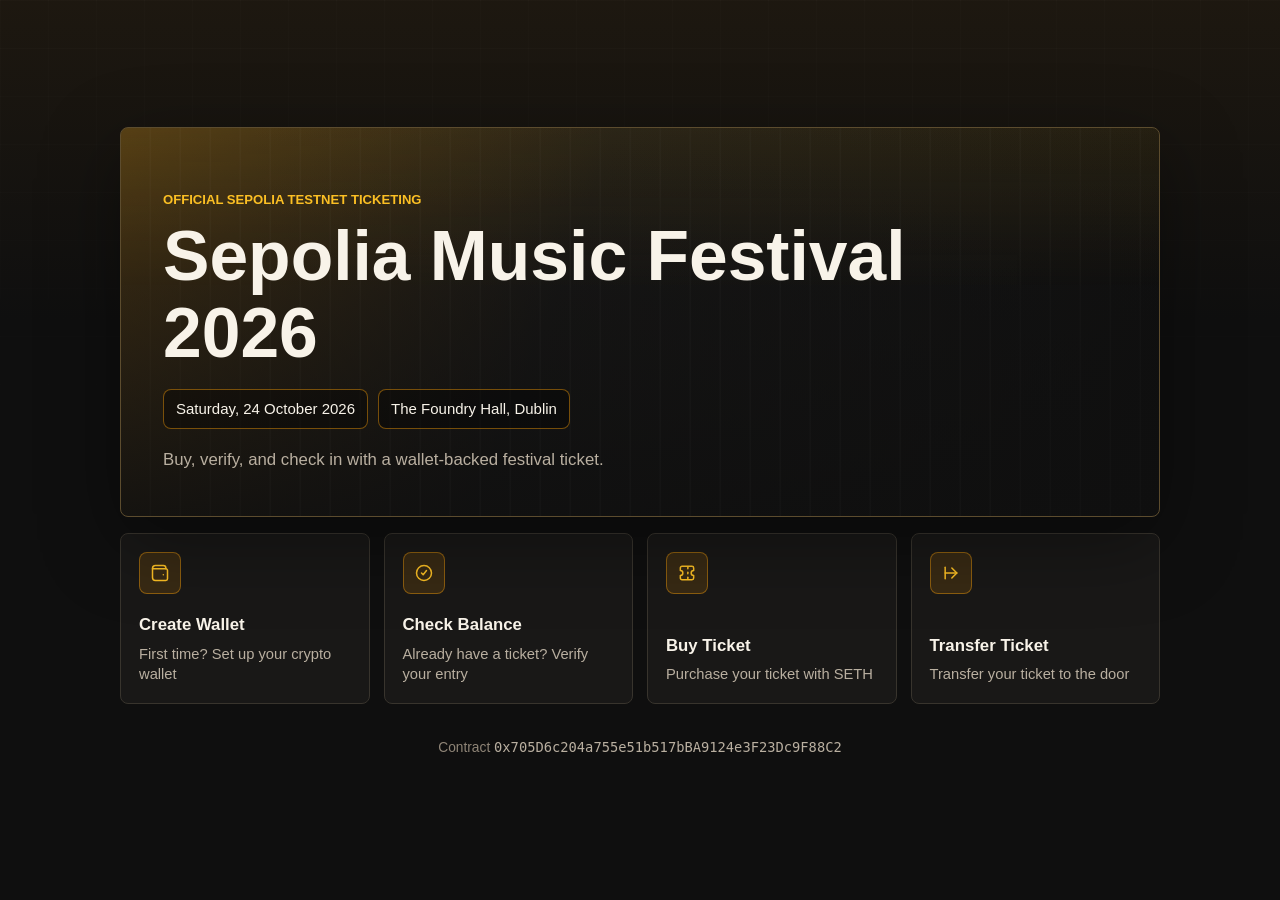
<file: index.html>
<!DOCTYPE html>
<html lang="en">
<head>
  <meta charset="UTF-8" />
  <meta name="viewport" content="width=device-width, initial-scale=1.0" />
  <title>Sepolia Music Festival 2026</title>
  <link rel="stylesheet" href="css/styles.css" />
</head>
<body>
  <div class="page page--home">
    <main class="home-shell" aria-labelledby="event-title">
      <section class="hero">
        <div class="hero__content">
          <p class="eyebrow">Official Sepolia testnet ticketing</p>
          <h1 id="event-title">Sepolia Music Festival 2026</h1>
          <div class="event-meta" aria-label="Event details">
            <span>Saturday, 24 October 2026</span>
            <span>The Foundry Hall, Dublin</span>
          </div>
          <p class="hero__copy">Buy, verify, and check in with a wallet-backed festival ticket.</p>
        </div>
      </section>

      <nav class="nav" aria-label="Ticket actions">
        <a class="nav-card" href="pages/create-wallet.html">
          <span class="nav-card__icon" aria-hidden="true">
            <svg viewBox="0 0 24 24" focusable="false">
              <path d="M19 7V6a3 3 0 0 0-3-3H6.5A3.5 3.5 0 0 0 3 6.5v11A3.5 3.5 0 0 0 6.5 21H19a2 2 0 0 0 2-2V9a2 2 0 0 0-2-2Z" />
              <path d="M3 7h16" />
              <path d="M16 14h.01" />
            </svg>
          </span>
          <span>
            <strong>Create Wallet</strong>
            <small>First time? Set up your crypto wallet</small>
          </span>
        </a>
        <a class="nav-card" href="pages/balance.html">
          <span class="nav-card__icon" aria-hidden="true">
            <svg viewBox="0 0 24 24" focusable="false">
              <path d="M9 12l2 2 4-5" />
              <path d="M21 12a9 9 0 1 1-18 0 9 9 0 0 1 18 0Z" />
            </svg>
          </span>
          <span>
            <strong>Check Balance</strong>
            <small>Already have a ticket? Verify your entry</small>
          </span>
        </a>
        <a class="nav-card" href="pages/buy.html">
          <span class="nav-card__icon" aria-hidden="true">
            <svg viewBox="0 0 24 24" focusable="false">
              <path d="M4 9V6a2 2 0 0 1 2-2h12a2 2 0 0 1 2 2v3a3 3 0 0 0 0 6v3a2 2 0 0 1-2 2H6a2 2 0 0 1-2-2v-3a3 3 0 0 0 0-6Z" />
              <path d="M13 5v2" />
              <path d="M13 11v2" />
              <path d="M13 17v2" />
            </svg>
          </span>
          <span>
            <strong>Buy Ticket</strong>
            <small>Purchase your ticket with SETH</small>
          </span>
        </a>
        <a class="nav-card" href="pages/transfer.html">
          <span class="nav-card__icon" aria-hidden="true">
            <svg viewBox="0 0 24 24" focusable="false">
              <path d="M5 12h14" />
              <path d="M13 6l6 6-6 6" />
              <path d="M5 5v14" />
            </svg>
          </span>
          <span>
            <strong>Transfer Ticket</strong>
            <small>Transfer your ticket to the door</small>
          </span>
        </a>
      </nav>

      <footer class="site-footer">
        Contract <span>0x705D6c204a755e51b517bBA9124e3F23Dc9F88C2</span>
      </footer>
    </main>
  </div>
</body>
</html>
</file>
<file: css/styles.css>
*, *::before, *::after {
  box-sizing: border-box;
  margin: 0;
  padding: 0;
}

:root {
  --font: -apple-system, BlinkMacSystemFont, "Segoe UI", Roboto, Helvetica, Arial, sans-serif;

  --bg: #0f0f0f;
  --bg-soft: #141313;
  --surface: #191817;
  --surface-2: #22201d;
  --surface-3: #2a261f;
  --border: #38342d;
  --border-strong: #5c4c2e;

  --text: #f8f3e9;
  --text-muted: #b9afa0;
  --text-soft: #8f8577;

  --accent: #f59e0b;
  --accent-strong: #fbbf24;
  --accent-soft: rgba(245, 158, 11, 0.14);
  --accent-border: rgba(245, 158, 11, 0.45);

  --success-bg: #082316;
  --success-border: #22c55e;
  --success-text: #b7f7ce;
  --success-strong: #22c55e;

  --error-bg: #2c0d0d;
  --error-border: #ef4444;
  --error-text: #ffd2d2;
  --error-strong: #ef4444;

  --warning-bg: #34230e;
  --warning-border: #b7791f;
  --warning-text: #ffe7b6;

  --radius: 8px;
  --shadow: 0 24px 80px rgba(0, 0, 0, 0.38);
  --transition: 160ms ease;
}

html {
  min-height: 100%;
  background: var(--bg);
}

body {
  min-height: 100vh;
  font-family: var(--font);
  font-size: 15px;
  line-height: 1.6;
  color: var(--text);
  background:
    linear-gradient(180deg, rgba(46, 34, 17, 0.46) 0%, rgba(15, 15, 15, 0) 320px),
    var(--bg);
}

body::before {
  content: "";
  position: fixed;
  inset: 0;
  pointer-events: none;
  background-image:
    linear-gradient(rgba(255, 255, 255, 0.025) 1px, transparent 1px),
    linear-gradient(90deg, rgba(255, 255, 255, 0.018) 1px, transparent 1px);
  background-size: 48px 48px;
  mask-image: linear-gradient(to bottom, rgba(0, 0, 0, 0.7), transparent 58%);
}

svg {
  width: 1.25rem;
  height: 1.25rem;
  fill: none;
  stroke: currentColor;
  stroke-width: 1.8;
  stroke-linecap: round;
  stroke-linejoin: round;
}

[hidden] {
  display: none !important;
}

.page {
  width: 100%;
  min-height: 100vh;
  display: flex;
  flex-direction: column;
  align-items: center;
  padding: 48px 18px;
  position: relative;
}

.page--home {
  justify-content: center;
}

.page--inner {
  justify-content: flex-start;
}

.page--wide .card,
.home-shell {
  max-width: 1040px;
}

.home-shell {
  width: 100%;
}

.card {
  width: 100%;
  max-width: 640px;
  padding: 28px;
  background: color-mix(in srgb, var(--surface) 92%, black);
  border: 1px solid var(--border);
  border-radius: var(--radius);
  box-shadow: var(--shadow);
}

.page-header {
  margin-bottom: 24px;
}

h1,
h2,
h3 {
  color: var(--text);
  font-weight: 700;
  line-height: 1.1;
  letter-spacing: 0;
}

h1 {
  font-size: 2.35rem;
  margin-bottom: 14px;
}

h2 {
  font-size: 1.35rem;
  margin-bottom: 10px;
}

h3 {
  font-size: 1.05rem;
}

p {
  color: var(--text-muted);
  margin-bottom: 16px;
}

.lede {
  max-width: 700px;
  color: var(--text-muted);
  font-size: 1rem;
  margin-bottom: 0;
}

.eyebrow {
  color: var(--accent-strong);
  font-size: 0.82rem;
  font-weight: 700;
  margin-bottom: 8px;
  text-transform: uppercase;
  letter-spacing: 0;
}

.back-link {
  display: inline-flex;
  align-items: center;
  gap: 8px;
  color: var(--text-muted);
  text-decoration: none;
  font-size: 0.92rem;
  margin-bottom: 22px;
  transition: color var(--transition);
}

.back-link::before {
  content: "<";
  color: var(--accent);
  font-weight: 700;
}

.back-link:hover {
  color: var(--text);
}

/* Home */
.hero {
  min-height: 390px;
  display: flex;
  align-items: flex-end;
  padding: 42px;
  border: 1px solid var(--border-strong);
  border-radius: var(--radius);
  background:
    linear-gradient(180deg, rgba(15, 15, 15, 0.1), rgba(15, 15, 15, 0.88)),
    linear-gradient(110deg, rgba(245, 158, 11, 0.24), rgba(25, 24, 23, 0.62) 42%, rgba(15, 15, 15, 0.96)),
    var(--surface);
  box-shadow: var(--shadow);
  overflow: hidden;
  position: relative;
}

.hero::before {
  content: "";
  position: absolute;
  inset: 0;
  background:
    repeating-linear-gradient(90deg, transparent 0 28px, rgba(255, 255, 255, 0.035) 29px 30px),
    linear-gradient(180deg, rgba(251, 191, 36, 0.16), transparent 42%);
  opacity: 0.55;
}

.hero__content {
  position: relative;
  max-width: 760px;
}

.hero h1 {
  max-width: 850px;
  font-size: 4.35rem;
  margin-bottom: 18px;
}

.hero__copy {
  max-width: 520px;
  font-size: 1.05rem;
  margin-bottom: 0;
}

.event-meta {
  display: flex;
  flex-wrap: wrap;
  gap: 10px;
  margin-bottom: 18px;
}

.event-meta span {
  display: inline-flex;
  align-items: center;
  min-height: 36px;
  padding: 7px 12px;
  color: var(--text);
  background: rgba(0, 0, 0, 0.32);
  border: 1px solid var(--accent-border);
  border-radius: var(--radius);
}

.nav {
  display: grid;
  grid-template-columns: repeat(4, minmax(0, 1fr));
  gap: 14px;
  margin-top: 16px;
}

.nav-card {
  min-height: 154px;
  display: flex;
  flex-direction: column;
  justify-content: space-between;
  gap: 18px;
  padding: 18px;
  color: var(--text);
  text-decoration: none;
  background: var(--surface);
  border: 1px solid var(--border);
  border-radius: var(--radius);
  transition: transform var(--transition), border-color var(--transition), background var(--transition);
}

.nav-card:hover {
  transform: translateY(-3px);
  border-color: var(--accent);
  background: var(--surface-2);
}

.nav-card__icon {
  width: 42px;
  height: 42px;
  display: inline-flex;
  align-items: center;
  justify-content: center;
  color: var(--accent-strong);
  background: var(--accent-soft);
  border: 1px solid var(--accent-border);
  border-radius: var(--radius);
}

.nav-card strong {
  display: block;
  font-size: 1.05rem;
  margin-bottom: 5px;
}

.nav-card small {
  display: block;
  color: var(--text-muted);
  font-size: 0.92rem;
  line-height: 1.4;
}

.site-footer {
  margin-top: 18px;
  padding: 14px 0;
  color: var(--text-soft);
  font-size: 0.86rem;
  text-align: center;
  overflow-wrap: anywhere;
}

.site-footer span {
  color: var(--text-muted);
  font-family: ui-monospace, SFMono-Regular, Menlo, Consolas, monospace;
}

/* Forms */
.form-group {
  display: flex;
  flex-direction: column;
  gap: 8px;
  margin-bottom: 16px;
}

label {
  color: var(--text);
  font-size: 0.9rem;
  font-weight: 650;
}

input,
textarea,
select {
  width: 100%;
  min-height: 46px;
  padding: 10px 12px;
  color: var(--text);
  background: #11100f;
  border: 1px solid var(--border);
  border-radius: var(--radius);
  font-family: var(--font);
  font-size: 0.96rem;
  transition: border-color var(--transition), box-shadow var(--transition), background var(--transition);
}

input::placeholder {
  color: var(--text-soft);
}

input:focus,
textarea:focus,
select:focus {
  outline: none;
  border-color: var(--accent);
  box-shadow: 0 0 0 3px rgba(245, 158, 11, 0.18);
}

input[readonly] {
  color: var(--text-muted);
  background: #12110f;
}

input[type="file"] {
  min-height: 54px;
  padding: 12px;
  color: var(--text-muted);
  background: var(--surface-2);
  border-style: dashed;
  cursor: pointer;
}

input[type="file"]::file-selector-button {
  margin-right: 12px;
  padding: 8px 12px;
  color: #120d05;
  background: var(--accent);
  border: 0;
  border-radius: var(--radius);
  font: inherit;
  font-weight: 700;
  cursor: pointer;
}

button,
.btn {
  width: 100%;
  min-height: 46px;
  padding: 11px 18px;
  border: 1px solid rgba(251, 191, 36, 0.28);
  border-radius: var(--radius);
  color: #160f05;
  background: var(--accent);
  font-family: var(--font);
  font-size: 0.98rem;
  font-weight: 800;
  cursor: pointer;
  transition: transform var(--transition), background var(--transition), border-color var(--transition), opacity var(--transition);
}

button:hover,
.btn:hover {
  background: var(--accent-strong);
  border-color: var(--accent-strong);
  transform: translateY(-1px);
}

button:disabled,
.btn:disabled {
  cursor: not-allowed;
  opacity: 0.48;
  transform: none;
}

.input-row {
  display: flex;
  gap: 10px;
}

.input-row input {
  flex: 1;
}

.input-row button {
  width: auto;
  min-width: 92px;
}

/* Wallet onboarding */
.flow-card {
  max-width: 760px;
}

.wallet-output {
  display: grid;
  gap: 16px;
  margin-top: 16px;
}

.step-card {
  display: grid;
  grid-template-columns: 92px minmax(0, 1fr);
  gap: 18px;
  padding: 18px;
  background: var(--surface-2);
  border: 1px solid var(--border);
  border-radius: var(--radius);
}

.step-card--active {
  border-color: var(--accent-border);
}

.step-card__marker {
  width: 72px;
  height: 72px;
  display: flex;
  align-items: center;
  justify-content: center;
  color: var(--accent-strong);
  background: var(--accent-soft);
  border: 1px solid var(--accent-border);
  border-radius: var(--radius);
  font-weight: 800;
}

.step-card__body p {
  margin-bottom: 18px;
}

.warning-box {
  display: flex;
  gap: 12px;
  align-items: flex-start;
  margin: 4px 0 18px;
  padding: 14px;
  color: var(--warning-text);
  background: var(--warning-bg);
  border: 1px solid var(--warning-border);
  border-radius: var(--radius);
}

.warning-box strong {
  color: #fff3d0;
}

.warning-box__icon {
  flex: 0 0 auto;
  width: 34px;
  height: 34px;
  display: inline-flex;
  align-items: center;
  justify-content: center;
  color: var(--accent-strong);
  background: rgba(245, 158, 11, 0.16);
  border: 1px solid var(--accent-border);
  border-radius: var(--radius);
}

/* Balance roles */
.balance-card {
  max-width: 980px;
}

.role-tabs {
  display: grid;
  grid-template-columns: repeat(3, 1fr);
  gap: 8px;
  margin-bottom: 24px;
  padding: 6px;
  background: #11100f;
  border: 1px solid var(--border);
  border-radius: var(--radius);
}

.role-tabs label {
  min-height: 48px;
  display: flex;
  align-items: center;
  justify-content: center;
  padding: 10px 12px;
  color: var(--text-muted);
  background: transparent;
  border: 1px solid transparent;
  border-radius: var(--radius);
  cursor: pointer;
  text-align: center;
  user-select: none;
  transition: background var(--transition), color var(--transition), border-color var(--transition);
}

.role-tabs label:hover {
  color: var(--text);
}

.role-tabs input[type="radio"] {
  position: absolute;
  width: 0;
  height: 0;
  opacity: 0;
}

.role-tabs label.active {
  color: #160f05;
  background: var(--accent);
  border-color: var(--accent-strong);
}

.role-panel {
  padding: 22px;
  background: var(--surface-2);
  border: 1px solid var(--border);
  border-radius: var(--radius);
}

.panel-copy {
  margin-bottom: 18px;
}

.panel-copy p:last-child {
  margin-bottom: 0;
}

.ticket-check {
  display: grid;
  grid-template-columns: minmax(0, 1.05fr) minmax(280px, 0.95fr);
  gap: 16px;
  align-items: stretch;
}

.ticket-stub {
  min-height: 230px;
  display: grid;
  grid-template-columns: minmax(0, 1fr) 92px;
  overflow: hidden;
  color: var(--text);
  background:
    linear-gradient(180deg, rgba(255, 255, 255, 0.04), rgba(255, 255, 255, 0)),
    var(--surface);
  border: 1px solid var(--border-strong);
  border-radius: var(--radius);
  position: relative;
}

.ticket-stub__main {
  padding: 20px;
}

.ticket-stub__kicker {
  color: var(--accent-strong);
  font-weight: 800;
  margin-bottom: 7px;
  text-transform: uppercase;
  letter-spacing: 0;
}

.ticket-stub__details {
  display: flex;
  flex-wrap: wrap;
  gap: 8px;
  margin: 12px 0 18px;
}

.ticket-stub__details span {
  display: inline-flex;
  min-height: 30px;
  align-items: center;
  padding: 5px 9px;
  color: var(--text-muted);
  background: #11100f;
  border: 1px solid var(--border);
  border-radius: var(--radius);
  font-size: 0.9rem;
}

.ticket-stub__side {
  display: flex;
  align-items: center;
  justify-content: center;
  padding: 14px;
  color: #160f05;
  background: var(--accent);
  border-left: 1px dashed rgba(0, 0, 0, 0.4);
  font-weight: 900;
  text-align: center;
}

.ticket-stub__side span {
  writing-mode: vertical-rl;
  transform: rotate(180deg);
}

.ticket-result {
  min-height: 230px;
  padding: 20px;
  background: #11100f;
  border: 1px solid var(--accent-border);
  border-radius: var(--radius);
  position: relative;
  overflow: hidden;
}

.ticket-result::before {
  content: "Sepolia Music Festival 2026";
  display: block;
  color: var(--accent-strong);
  font-weight: 800;
  margin-bottom: 12px;
  text-transform: uppercase;
  letter-spacing: 0;
}

.ticket-result::after {
  content: "24 Oct 2026  /  The Foundry Hall";
  display: block;
  margin-top: 16px;
  color: var(--text-soft);
  font-size: 0.88rem;
}

.ticket-result p {
  color: var(--text) !important;
  margin: 0 0 8px !important;
}

.ticket-result p + p {
  font-size: 0;
}

.ticket-result p + p strong {
  display: block;
  margin-top: 10px;
  color: var(--accent-strong);
  font-size: 2.25rem;
  line-height: 1;
  text-transform: uppercase;
}

.door-check-card {
  display: grid;
  gap: 14px;
}

.badge {
  min-height: 220px;
  display: flex;
  flex-direction: column;
  align-items: center;
  justify-content: center;
  margin-top: 18px;
  padding: 26px 18px;
  border: 4px solid;
  border-radius: var(--radius);
  font-size: 4rem;
  font-weight: 950;
  line-height: 0.95;
  text-align: center;
  text-transform: uppercase;
  word-break: break-word;
  box-shadow: 0 22px 64px rgba(0, 0, 0, 0.34);
}

.badge span {
  display: block;
  margin-top: 18px;
  padding: 8px 12px;
  color: inherit;
  background: rgba(0, 0, 0, 0.22);
  border-radius: var(--radius);
  font-family: ui-monospace, SFMono-Regular, Menlo, Consolas, monospace;
  letter-spacing: 0;
}

.badge--pass {
  color: #04140a;
  background: var(--success-strong);
  border-color: #9ff3ba;
}

.badge--fail {
  color: #1f0505;
  background: var(--error-strong);
  border-color: #ffc1c1;
}

.venue-dashboard__header {
  display: grid;
  grid-template-columns: minmax(0, 1fr) 180px;
  gap: 18px;
  align-items: end;
}

.venue-dashboard__header p:last-child {
  margin-bottom: 0;
}

.stats {
  display: grid;
  grid-template-columns: repeat(2, minmax(0, 1fr));
  gap: 12px;
  margin: 16px 0;
}

.stat {
  min-height: 100px;
  padding: 15px;
  background: #11100f;
  border: 1px solid var(--border);
  border-radius: var(--radius);
}

.stat__label {
  color: var(--text-muted);
  font-size: 0.82rem;
  font-weight: 700;
  margin-bottom: 8px;
  text-transform: uppercase;
  letter-spacing: 0;
}

.stat__value {
  color: var(--text);
  font-size: 1.55rem;
  font-weight: 800;
  line-height: 1.15;
}

.stat--wide {
  grid-column: 1 / -1;
}

.stat__value--small {
  font-family: ui-monospace, SFMono-Regular, Menlo, Consolas, monospace;
  font-size: 0.94rem;
  overflow-wrap: anywhere;
}

/* Checkout and check-in */
.purchase-card,
.transfer-card {
  max-width: 1040px;
}

.checkout-layout {
  display: grid;
  grid-template-columns: minmax(0, 1.08fr) minmax(320px, 0.92fr);
  gap: 18px;
  align-items: start;
  margin-bottom: 18px;
}

.ticket-offer,
.secure-login,
.entry-brief,
.wallet-panel {
  background: var(--surface-2);
  border: 1px solid var(--border);
  border-radius: var(--radius);
  padding: 18px;
}

.ticket-stub--checkout {
  min-height: 260px;
  margin-bottom: 14px;
}

.ticket-stub--checkout h2 {
  font-size: 2rem;
}

.order-summary {
  display: grid;
  gap: 10px;
}

.order-summary div,
.handoff-row {
  display: flex;
  justify-content: space-between;
  gap: 14px;
  padding: 12px 0;
  border-bottom: 1px solid var(--border);
}

.order-summary div:last-child,
.handoff-row:last-child {
  border-bottom: 0;
}

.order-summary span,
.handoff-row span {
  color: var(--text-muted);
  font-weight: 700;
}

.order-summary strong,
.handoff-row strong {
  color: var(--text);
  text-align: right;
}

.secure-login__header {
  display: flex;
  gap: 13px;
  align-items: flex-start;
  margin-bottom: 18px;
}

.secure-login__header p,
.section-heading p {
  margin-bottom: 0;
}

.secure-login__icon {
  width: 42px;
  height: 42px;
  display: inline-flex;
  align-items: center;
  justify-content: center;
  color: var(--accent-strong);
  background: var(--accent-soft);
  border: 1px solid var(--accent-border);
  border-radius: var(--radius);
  flex: 0 0 auto;
}

.file-login {
  padding: 14px;
  background: #11100f;
  border: 1px solid var(--border);
  border-radius: var(--radius);
}

.section-heading {
  margin-bottom: 14px;
}

.wallet-panel {
  margin-top: 18px;
}

.buy-card .stats,
.transfer-card .stats {
  margin-bottom: 16px;
}

.state-panel,
.receipt-panel {
  margin-top: 18px;
  padding: 16px;
  background: #11100f;
  border: 1px solid var(--border);
  border-radius: var(--radius);
}

.state-panel {
  position: relative;
  overflow: hidden;
}

.state-panel:has(#state-spinner:not([hidden])) {
  border-color: var(--accent-border);
  animation: pendingPulse 1.35s ease-in-out infinite;
}

.state-panel__label {
  display: flex;
  align-items: center;
  gap: 9px;
  color: var(--accent-strong);
  font-size: 0.84rem;
  font-weight: 850;
  margin-bottom: 6px;
  text-transform: uppercase;
  letter-spacing: 0;
}

.state-spinner {
  width: 15px;
  height: 15px;
  border: 2px solid rgba(245, 158, 11, 0.24);
  border-top-color: var(--accent-strong);
  border-radius: 50%;
  animation: spin 0.75s linear infinite;
}

.state-panel__detail {
  color: var(--text);
}

.receipt-panel {
  display: grid;
  grid-template-columns: minmax(0, 1fr);
  gap: 12px;
  border-color: var(--success-border);
  background: var(--success-bg);
}

.receipt-panel p {
  color: var(--success-text);
}

.receipt-panel h2 {
  color: #eafff1;
}

.receipt-panel a {
  display: inline-flex;
  align-items: center;
  justify-content: center;
  min-height: 44px;
  padding: 10px 14px;
  color: #04140a;
  background: var(--success-strong);
  border-radius: var(--radius);
  font-weight: 850;
  text-decoration: none;
  overflow-wrap: anywhere;
}

.entry-brief {
  min-height: 260px;
  position: relative;
  overflow: hidden;
}

.entry-brief::after {
  content: "DOOR";
  position: absolute;
  right: 18px;
  bottom: 10px;
  color: rgba(255, 255, 255, 0.06);
  font-size: 5rem;
  font-weight: 950;
  line-height: 1;
}

.entry-brief__light {
  width: 54px;
  height: 54px;
  margin-bottom: 26px;
  background: var(--accent);
  border: 10px solid rgba(0, 0, 0, 0.34);
  border-radius: 50%;
  box-shadow: 0 0 0 1px var(--accent-border), 0 0 42px rgba(245, 158, 11, 0.32);
}

.handoff-card {
  padding: 4px 16px;
  background: #11100f;
  border: 1px solid var(--border);
  border-radius: var(--radius);
}

.handoff-row strong {
  min-width: 0;
  max-width: 68%;
  overflow: hidden;
  text-overflow: ellipsis;
  white-space: nowrap;
  font-family: ui-monospace, SFMono-Regular, Menlo, Consolas, monospace;
}

.handoff-row--ticket strong {
  color: var(--accent-strong);
  font-family: var(--font);
}

.stats--compact {
  grid-template-columns: repeat(2, minmax(0, 1fr));
}

.disabled-reason {
  margin: 12px 0 0;
  padding: 12px;
  color: var(--error-text);
  background: var(--error-bg);
  border: 1px solid var(--error-border);
  border-radius: var(--radius);
}

/* Toast notifications */
.toast {
  position: fixed;
  bottom: 24px;
  left: 50%;
  z-index: 9999;
  width: max-content;
  max-width: min(420px, calc(100vw - 28px));
  padding: 13px 18px;
  border: 1px solid;
  border-radius: var(--radius);
  font-size: 0.92rem;
  font-weight: 750;
  cursor: pointer;
  opacity: 0;
  transform: translateX(-50%) translateY(12px);
  transition: opacity 200ms ease, transform 200ms ease;
}

.toast--visible {
  opacity: 1;
  transform: translateX(-50%) translateY(0);
}

.toast--success {
  color: var(--success-text);
  background: var(--success-bg);
  border-color: var(--success-border);
}

.toast--error {
  color: var(--error-text);
  background: var(--error-bg);
  border-color: var(--error-border);
}

@keyframes spin {
  to { transform: rotate(360deg); }
}

@keyframes pendingPulse {
  0%, 100% { box-shadow: 0 0 0 rgba(245, 158, 11, 0); }
  50% { box-shadow: 0 0 0 4px rgba(245, 158, 11, 0.12); }
}

@media (max-width: 920px) {
  .page {
    padding: 24px 14px;
  }

  .hero {
    min-height: 340px;
    padding: 28px;
  }

  .hero h1 {
    font-size: 3rem;
  }

  .nav,
  .checkout-layout,
  .ticket-check,
  .venue-dashboard__header {
    grid-template-columns: 1fr;
  }

  .nav-card {
    min-height: 124px;
  }

  .venue-dashboard__header button {
    width: 100%;
  }
}

@media (max-width: 640px) {
  body {
    font-size: 14px;
  }

  .page {
    padding: 14px;
  }

  .card {
    padding: 18px;
  }

  h1 {
    font-size: 2rem;
  }

  .hero {
    min-height: 520px;
    padding: 22px;
  }

  .hero h1 {
    font-size: 2.55rem;
  }

  .event-meta {
    flex-direction: column;
  }

  .nav {
    margin-top: 12px;
  }

  .role-tabs {
    grid-template-columns: 1fr;
  }

  .step-card {
    grid-template-columns: 1fr;
  }

  .step-card__marker {
    width: 100%;
    height: 44px;
  }

  .input-row {
    flex-direction: column;
  }

  .input-row button {
    width: 100%;
  }

  .ticket-stub {
    grid-template-columns: 1fr;
  }

  .ticket-stub__side {
    min-height: 58px;
    border-left: 0;
    border-top: 1px dashed rgba(0, 0, 0, 0.4);
  }

  .ticket-stub__side span {
    writing-mode: horizontal-tb;
    transform: none;
  }

  .stats,
  .stats--compact {
    grid-template-columns: 1fr;
  }

  .badge {
    min-height: 220px;
    font-size: 3.25rem;
    padding: 22px 12px;
  }

  .order-summary div,
  .handoff-row {
    align-items: flex-start;
    flex-direction: column;
    gap: 4px;
  }

  .order-summary strong,
  .handoff-row strong {
    max-width: 100%;
    text-align: left;
  }

  .entry-brief::after {
    font-size: 3.4rem;
  }
}
</file>
